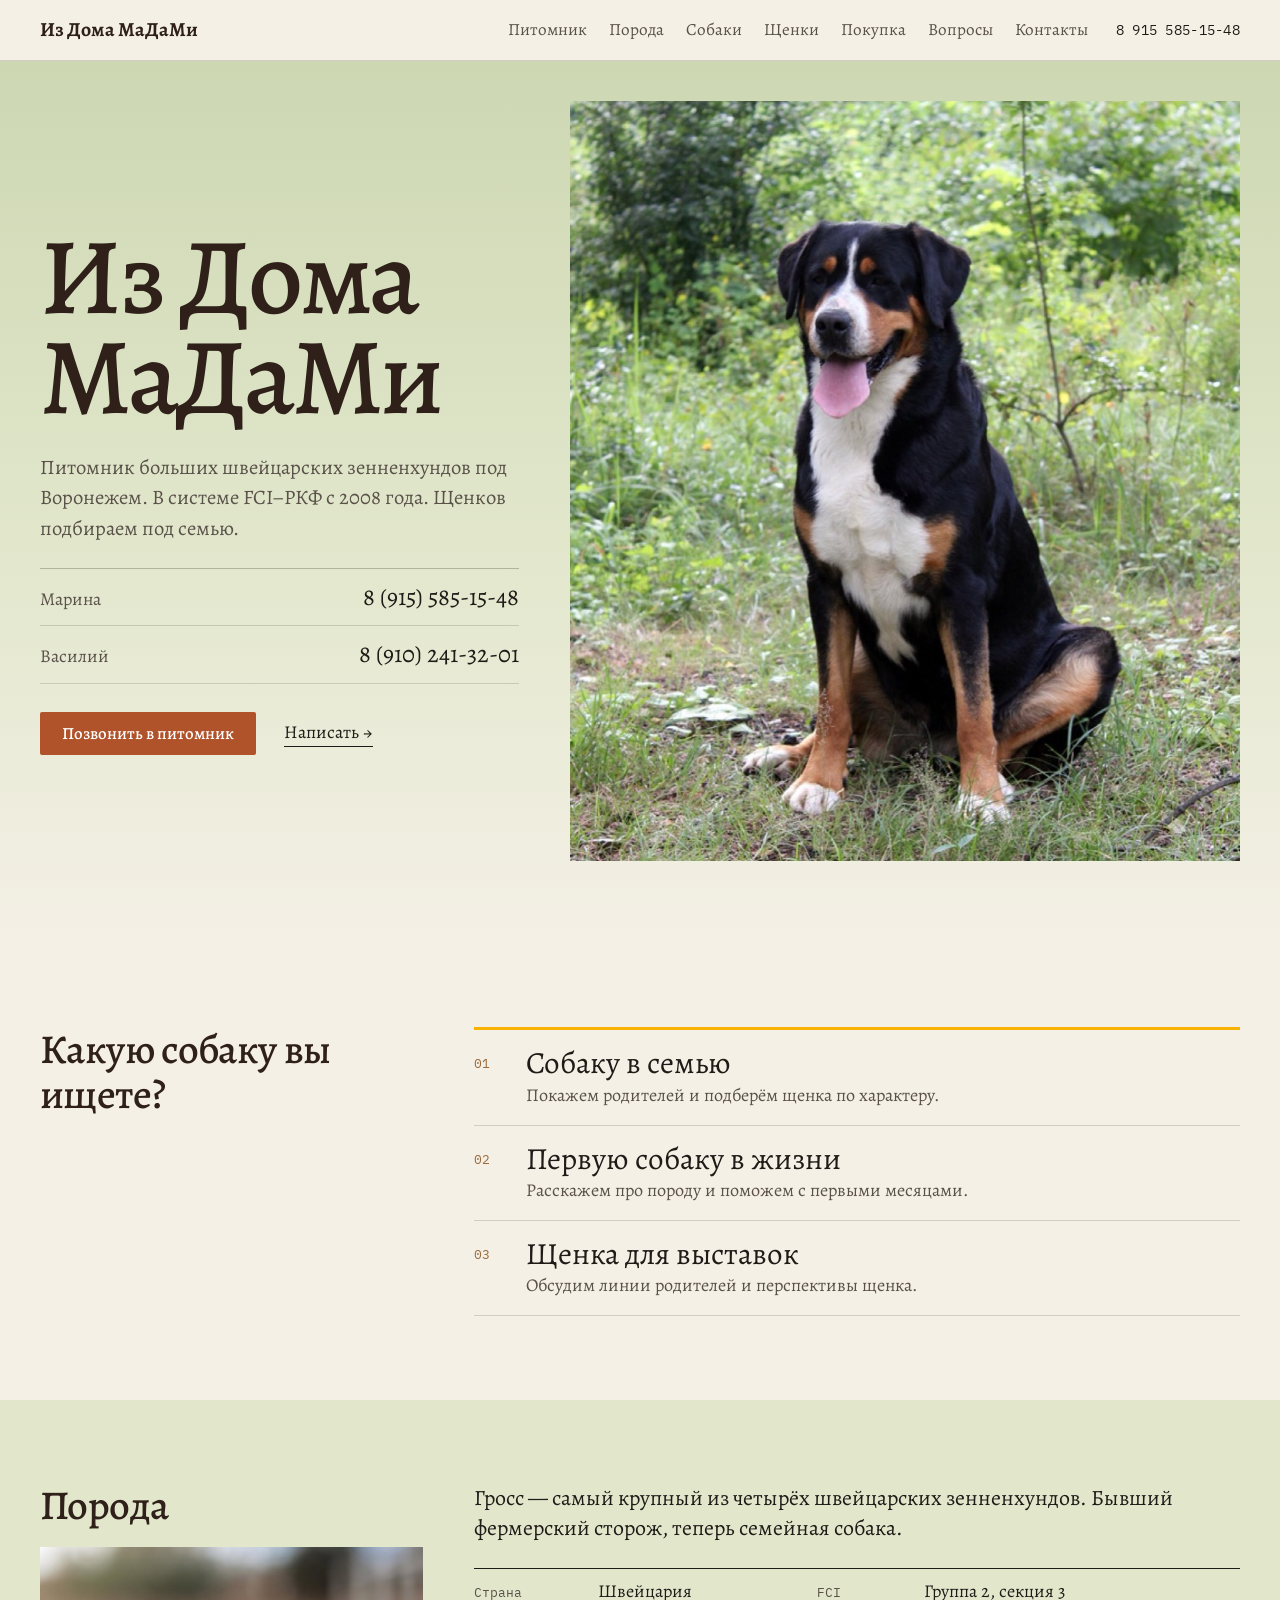
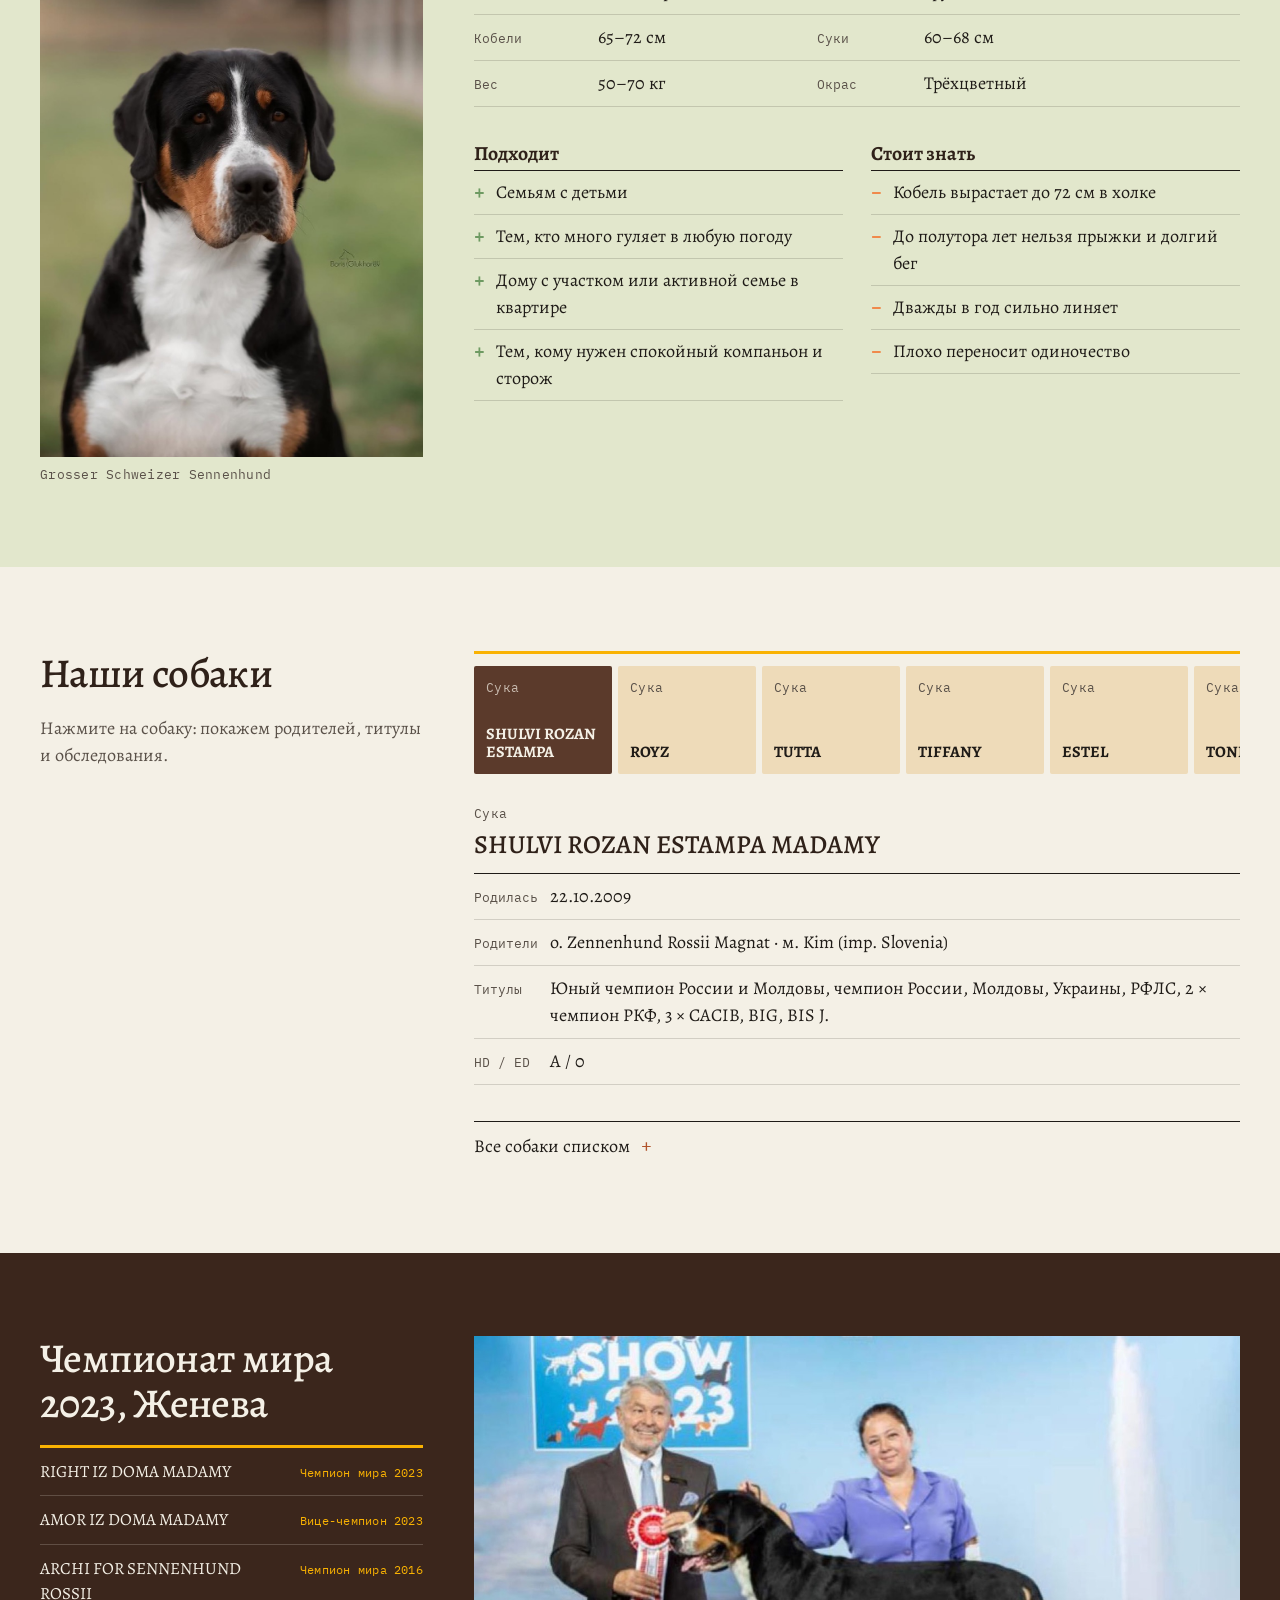
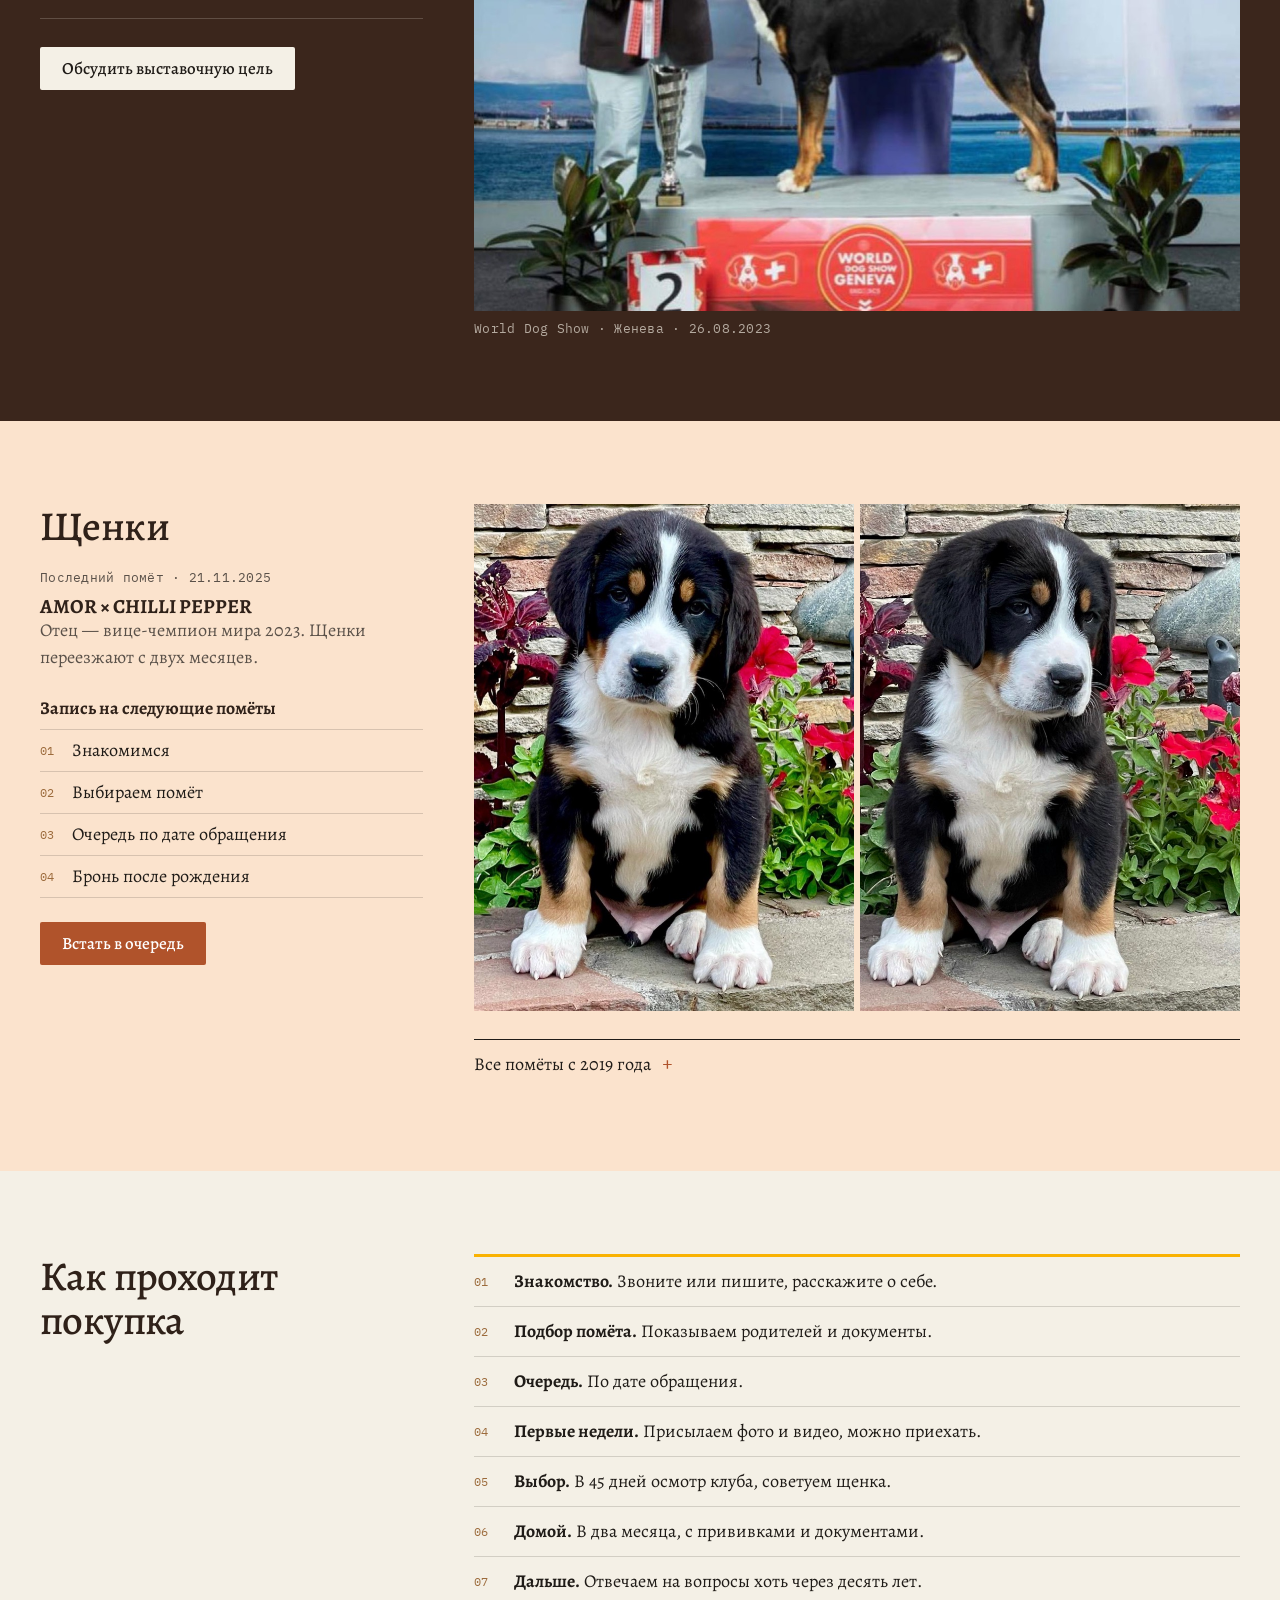
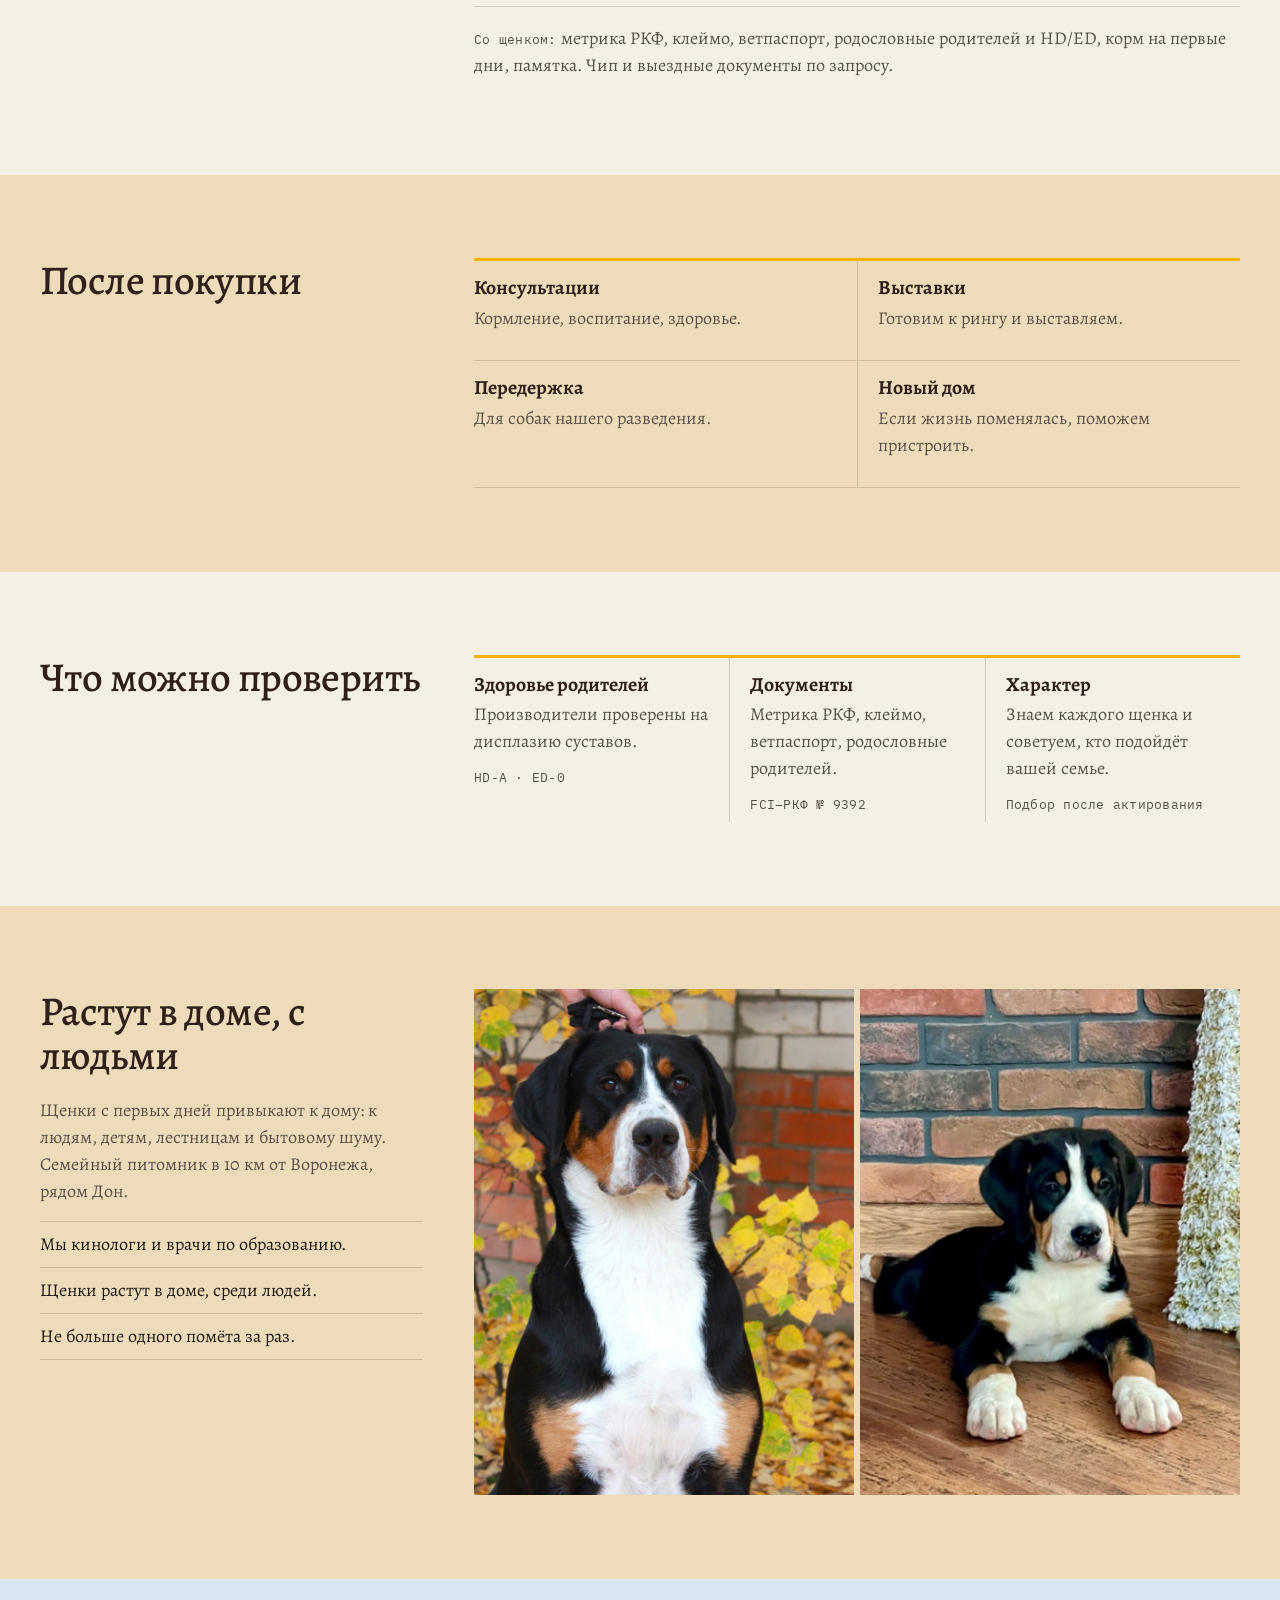
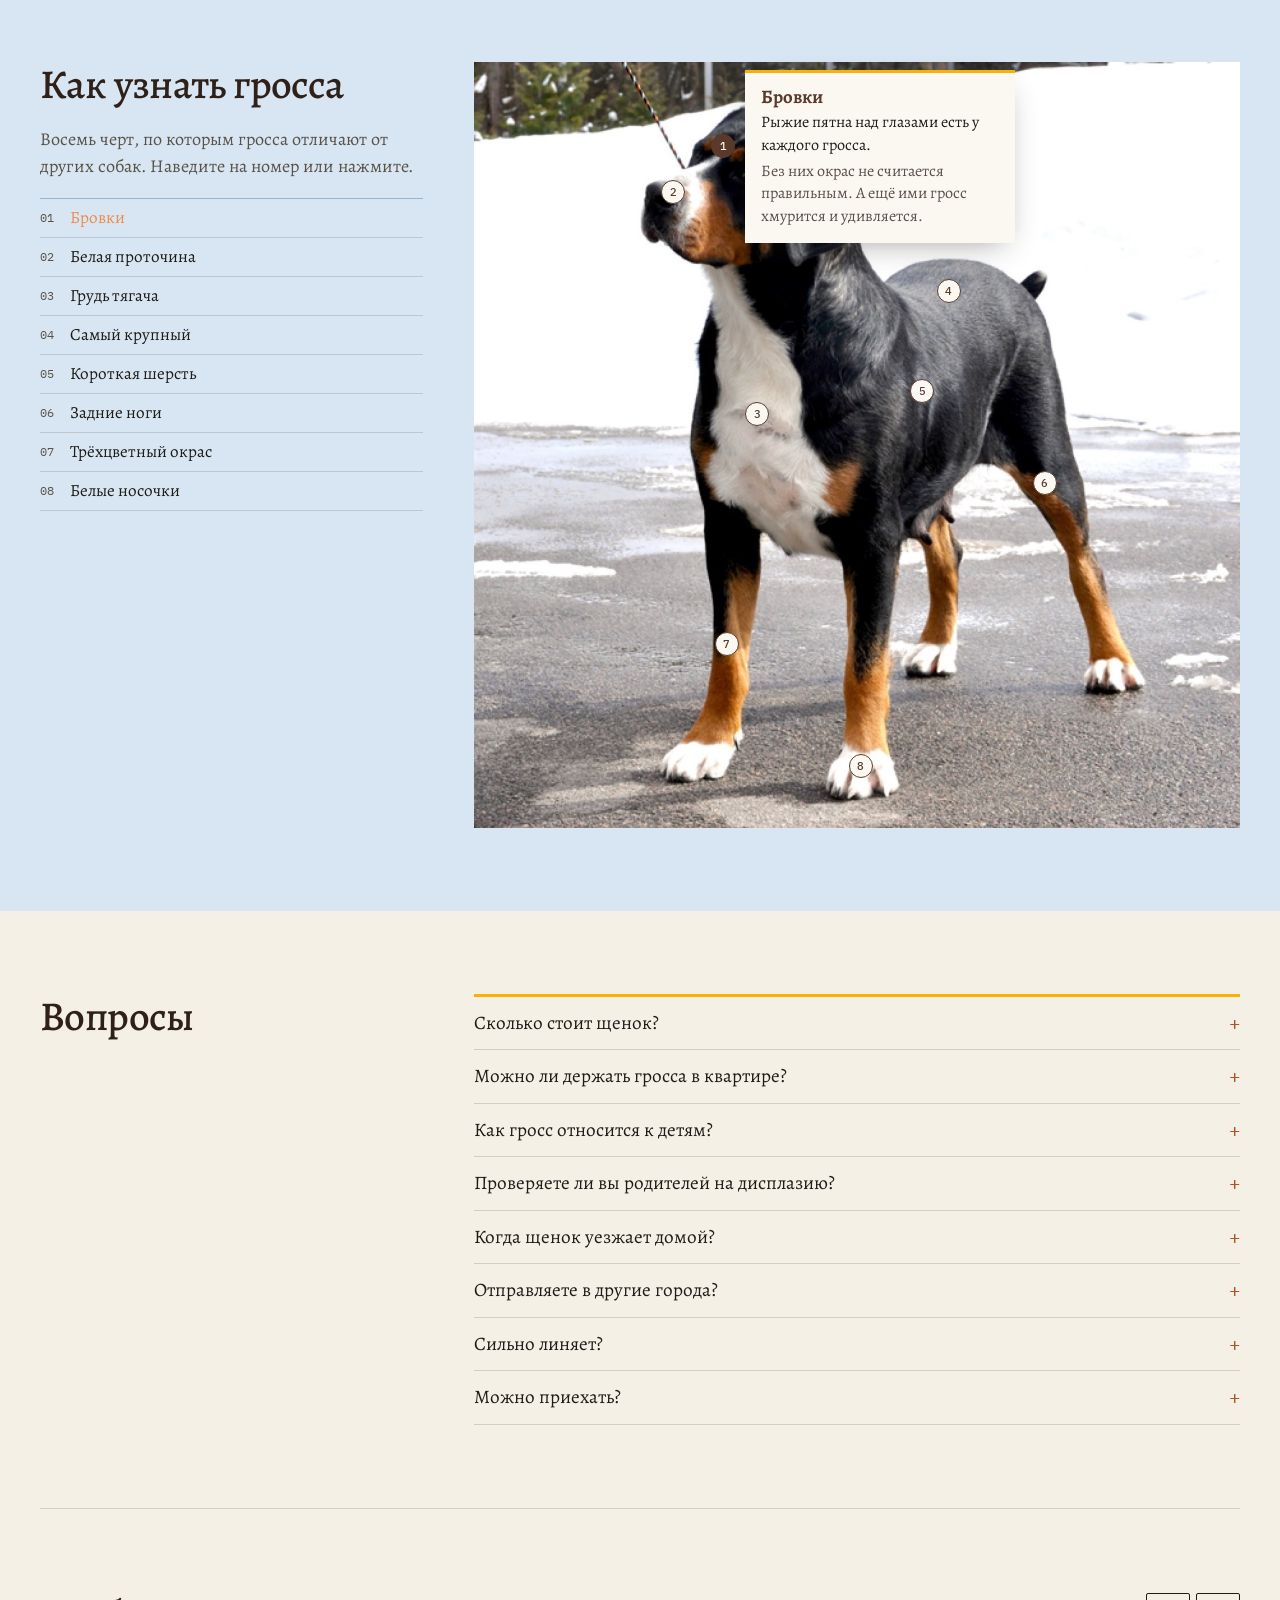
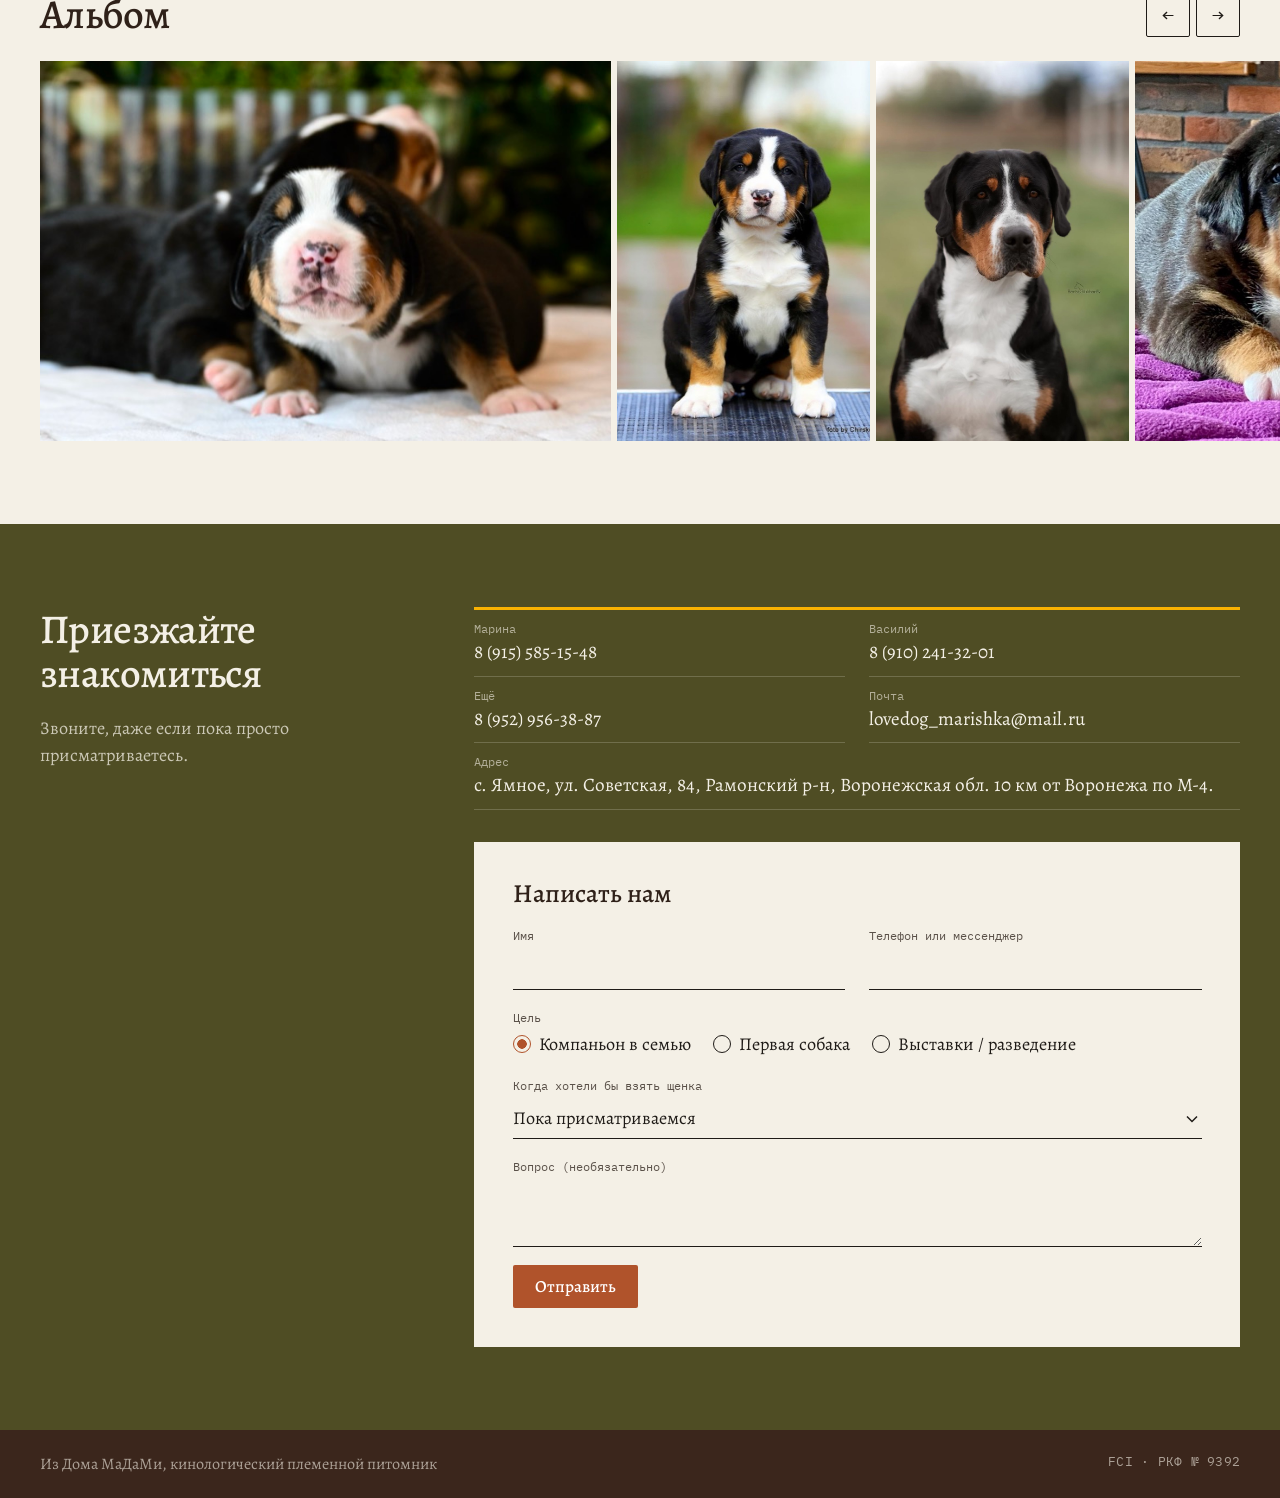
<file: index.html>
<!doctype html>
<html lang="ru">
<head>
  <meta charset="utf-8">
  <meta name="viewport" content="width=device-width, initial-scale=1">
  <title>Из Дома МаДаМи — питомник больших швейцарских зенненхундов</title>
  <meta name="description" content="Семейный племенной питомник большого швейцарского зенненхунда под Воронежем. FCI–РКФ № 9392, с 2008 года.">
  <link rel="icon" href="img/ring.svg" type="image/svg+xml">
  <link rel="preconnect" href="https://fonts.googleapis.com">
  <link rel="preconnect" href="https://fonts.gstatic.com" crossorigin>
  <link href="https://fonts.googleapis.com/css2?family=Alegreya:ital,wght@0,400;0,500;0,700;1,400;1,500&family=IBM+Plex+Mono:wght@400;500&display=swap" rel="stylesheet">
  <link rel="stylesheet" href="styles.css">
</head>
<body>

<header class="header" id="header">
  <div class="wrap">
    <a class="logo" href="#top">Из Дома МаДаМи</a>
    <nav class="nav" id="nav">
      <a href="#home">Питомник</a>
      <a href="#breed">Порода</a>
      <a href="#dogs">Собаки</a>
      <a href="#puppies">Щенки</a>
      <a href="#how">Покупка</a>
      <a href="#faq">Вопросы</a>
      <a href="#contact">Контакты</a>
    </nav>
    <a class="header-phone mono" href="tel:+79155851548">8 915 585-15-48</a>
    <button class="burger" id="burger" aria-label="Меню" aria-expanded="false"><span></span><span></span></button>
  </div>
</header>

<main id="top">

  <!-- ОБЛОЖКА -->
  <section class="hero-wrap">
  <div class="hero">
    <div class="hero-text">
      <h1>Из Дома<br>МаДаМи</h1>
      <p class="hero-sub">Питомник больших швейцарских зенненхундов под Воронежем. В системе FCI–РКФ с 2008 года. Щенков подбираем под семью.</p>
      <dl class="hero-phones">
        <div><dt>Марина</dt><dd><a href="tel:+79155851548">8 (915) 585-15-48</a></dd></div>
        <div><dt>Василий</dt><dd><a href="tel:+79102413201">8 (910) 241-32-01</a></dd></div>
      </dl>
      <div class="hero-actions">
        <a class="btn btn-primary" href="tel:+79155851548" id="heroCall">Позвонить в питомник</a>
        <a class="link-arrow" href="#contact">Написать</a>
      </div>
    </div>
    <figure class="hero-photo">
      <img src="img/hero.jpg" alt="Большой швейцарский зенненхунд сидит на поляне">
    </figure>
  </div>
  </section>

  <!-- КАКУЮ СОБАКУ -->
  <section class="section bg-milk">
    <div class="wrap sec">
      <h2>Какую собаку вы ищете?</h2>
      <div class="sec-body">
        <ul class="toc">
          <li><a href="#contact" data-goal="Компаньон в семью"><span class="toc-n mono">01</span><span class="toc-t">Собаку в семью</span><span class="toc-d">Покажем родителей и подберём щенка по характеру.</span></a></li>
          <li><a href="#breed"><span class="toc-n mono">02</span><span class="toc-t">Первую собаку в жизни</span><span class="toc-d">Расскажем про породу и поможем с первыми месяцами.</span></a></li>
          <li><a href="#champ"><span class="toc-n mono">03</span><span class="toc-t">Щенка для выставок</span><span class="toc-d">Обсудим линии родителей и перспективы щенка.</span></a></li>
        </ul>
      </div>
    </div>
  </section>

  <!-- ПОРОДА -->
  <section class="section bg-meadow" id="breed">
    <div class="wrap sec">
      <div class="sec-side">
        <h2>Порода</h2>
        <figure class="side-photo">
          <img src="img/meadow.jpg" alt="Большой швейцарский зенненхунд сидит на траве" loading="lazy">
          <figcaption class="mono">Grosser Schweizer Sennenhund</figcaption>
        </figure>
      </div>
      <div class="sec-body">
        <p class="lead">Гросс — самый крупный из четырёх швейцарских зенненхундов. Бывший фермерский сторож, теперь семейная собака.</p>
        <table class="spec">
          <tr><th>Страна</th><td>Швейцария</td><th>FCI</th><td>Группа 2, секция 3</td></tr>
          <tr><th>Кобели</th><td>65–72 см</td><th>Суки</th><td>60–68 см</td></tr>
          <tr><th>Вес</th><td>50–70 кг</td><th>Окрас</th><td>Трёхцветный</td></tr>
        </table>
        <div class="fit">
          <div>
            <h3>Подходит</h3>
            <ul class="plus">
              <li>Семьям с детьми</li>
              <li>Тем, кто много гуляет в любую погоду</li>
              <li>Дому с участком или активной семье в квартире</li>
              <li>Тем, кому нужен спокойный компаньон и сторож</li>
            </ul>
          </div>
          <div>
            <h3>Стоит знать</h3>
            <ul class="minus">
              <li>Кобель вырастает до 72 см в холке</li>
              <li>До полутора лет нельзя прыжки и долгий бег</li>
              <li>Дважды в год сильно линяет</li>
              <li>Плохо переносит одиночество</li>
            </ul>
          </div>
        </div>
      </div>
    </div>
  </section>

  <!-- СОБАКИ -->
  <section class="section bg-milk" id="dogs">
    <div class="wrap sec">
      <div class="sec-side">
        <h2>Наши собаки</h2>
        <p>Нажмите на собаку: покажем родителей, титулы и обследования.</p>
      </div>
      <div class="sec-body">
        <div class="dog-strip" id="dogStrip"></div>
        <div class="dog-card" id="dogCard" aria-live="polite"></div>
        <details class="registry">
          <summary>Все собаки списком</summary>
          <h3 class="table-title">Суки</h3>
          <table class="catalog">
            <thead><tr><th>Кличка</th><th>Родилась</th><th>Титулы</th><th>HD / ED</th></tr></thead>
            <tbody id="dogsTable"></tbody>
          </table>
          <h3 class="table-title">Кобели в нашем разведении</h3>
          <table class="catalog">
            <tbody id="malesTable"></tbody>
          </table>
        </details>
      </div>
    </div>
  </section>

  <!-- ЧЕМПИОНАТ -->
  <section class="section bg-choc champ" id="champ">
    <div class="wrap sec">
      <div class="sec-side">
        <h2>Чемпионат мира 2023, Женева</h2>
        <table class="titles">
          <tr><td>RIGHT IZ DOMA MADAMY</td><td class="mono">Чемпион мира 2023</td></tr>
          <tr><td>AMOR IZ DOMA MADAMY</td><td class="mono">Вице-чемпион 2023</td></tr>
          <tr><td>ARCHI FOR SENNENHUND ROSSII</td><td class="mono">Чемпион мира 2016</td></tr>
        </table>
        <a class="btn btn-light" href="#contact" data-goal="Выставки и разведение">Обсудить выставочную цель</a>
      </div>
      <figure class="sec-body">
        <img src="img/wds-2023.jpg" alt="AMOR IZ DOMA MADAMY на World Dog Show 2023 в Женеве" loading="lazy">
        <figcaption class="mono">World Dog Show · Женева · 26.08.2023</figcaption>
      </figure>
    </div>
  </section>

  <!-- ЩЕНКИ -->
  <section class="section bg-peach" id="puppies">
    <div class="wrap sec">
      <div class="sec-side">
        <h2>Щенки</h2>
        <p class="mono">Последний помёт · 21.11.2025</p>
        <h3>AMOR × CHILLI PEPPER</h3>
        <p>Отец — вице-чемпион мира 2023. Щенки переезжают с двух месяцев.</p>
        <h3 class="queue-title">Запись на следующие помёты</h3>
        <ol class="queue">
          <li>Знакомимся</li>
          <li>Выбираем помёт</li>
          <li>Очередь по дате обращения</li>
          <li>Бронь после рождения</li>
        </ol>
        <a class="btn btn-primary" href="#contact" data-goal="Компаньон в семью">Встать в очередь</a>
      </div>
      <div class="sec-body">
        <div class="pair">
          <img src="img/litter-1.jpg" alt="Щенок гросса в саду" loading="lazy">
          <img src="img/litter-2.jpg" alt="Щенок гросса в саду" loading="lazy">
        </div>
        <details class="registry">
          <summary>Все помёты с 2019 года</summary>
          <table class="catalog">
            <tbody id="registry"></tbody>
          </table>
        </details>
      </div>
    </div>
  </section>

  <!-- ПОКУПКА -->
  <section class="section bg-milk" id="how">
    <div class="wrap sec">
      <h2>Как проходит покупка</h2>
      <div class="sec-body">
        <ol class="steps">
          <li><span><b>Знакомство.</b> Звоните или пишите, расскажите о себе.</span></li>
          <li><span><b>Подбор помёта.</b> Показываем родителей и документы.</span></li>
          <li><span><b>Очередь.</b> По дате обращения.</span></li>
          <li><span><b>Первые недели.</b> Присылаем фото и видео, можно приехать.</span></li>
          <li><span><b>Выбор.</b> В 45 дней осмотр клуба, советуем щенка.</span></li>
          <li><span><b>Домой.</b> В два месяца, с прививками и документами.</span></li>
          <li><span><b>Дальше.</b> Отвечаем на вопросы хоть через десять лет.</span></li>
        </ol>
        <p class="note"><span class="mono">Со щенком:</span> метрика РКФ, клеймо, ветпаспорт, родословные родителей и HD/ED, корм на первые дни, памятка. Чип и выездные документы по запросу.</p>
      </div>
    </div>
  </section>

  <!-- ПОСЛЕ ПОКУПКИ -->
  <section class="section bg-wood" id="after">
    <div class="wrap sec">
      <h2>После покупки</h2>
      <div class="sec-body cols2">
        <div><h3>Консультации</h3><p>Кормление, воспитание, здоровье.</p></div>
        <div><h3>Выставки</h3><p>Готовим к рингу и выставляем.</p></div>
        <div><h3>Передержка</h3><p>Для собак нашего разведения.</p></div>
        <div><h3>Новый дом</h3><p>Если жизнь поменялась, поможем пристроить.</p></div>
      </div>
    </div>
  </section>

  <!-- ПРОВЕРКИ -->
  <section class="section bg-milk" id="trust">
    <div class="wrap sec">
      <h2>Что можно проверить</h2>
      <div class="sec-body cols3">
        <div>
          <h3>Здоровье родителей</h3>
          <p>Производители проверены на дисплазию суставов.</p>
          <p class="mono">HD-A · ED-0</p>
        </div>
        <div>
          <h3>Документы</h3>
          <p>Метрика РКФ, клеймо, ветпаспорт, родословные родителей.</p>
          <p class="mono">FCI–РКФ № 9392</p>
        </div>
        <div>
          <h3>Характер</h3>
          <p>Знаем каждого щенка и советуем, кто подойдёт вашей семье.</p>
          <p class="mono">Подбор после актирования</p>
        </div>
      </div>
    </div>
  </section>

  <!-- ПИТОМНИК -->
  <section class="section bg-wood" id="home">
    <div class="wrap sec">
      <div class="sec-side">
        <h2>Растут в доме, с людьми</h2>
        <p>Щенки с первых дней привыкают к дому: к людям, детям, лестницам и бытовому шуму. Семейный питомник в 10 км от Воронежа, рядом Дон.</p>
        <ul class="plain">
          <li>Мы кинологи и врачи по образованию.</li>
          <li>Щенки растут в доме, среди людей.</li>
          <li>Не больше одного помёта за раз.</li>
        </ul>
      </div>
      <div class="sec-body pair">
        <img src="img/autumn.jpg" alt="Взрослый гросс на фоне осенней листвы" loading="lazy">
        <img src="img/puppy-floor.jpg" alt="Щенок гросса на деревянном полу" loading="lazy">
      </div>
    </div>
  </section>

  <!-- АНАТОМИЯ -->
  <section class="section bg-sky plate" id="anatomy">
    <div class="wrap sec">
      <div class="sec-side">
        <h2>Как узнать гросса</h2>
        <p>Восемь черт, по которым гросса отличают от других собак. Наведите на номер или нажмите.</p>
        <ol class="plate-legend" id="anatLegend"></ol>
      </div>
      <div class="sec-body">
        <div class="plate-stage" id="anatStage">
          <div class="plate-photo">
            <img src="img/standard.jpg" alt="Большой швейцарский зенненхунд в выставочной стойке">
            <div id="anatDots"></div>
          </div>
          <div class="plate-pop" id="anatPop" role="status" aria-live="polite"></div>
        </div>
      </div>
    </div>
  </section>

  <!-- ВОПРОСЫ -->
  <section class="section bg-milk" id="faq">
    <div class="wrap sec">
      <h2>Вопросы</h2>
      <div class="sec-body faq" id="faqList"></div>
    </div>
  </section>

  <!-- АЛЬБОМ -->
  <section class="section bg-milk album" id="gallery">
    <div class="wrap album-head">
      <h2>Альбом</h2>
      <div class="album-nav">
        <button type="button" class="album-btn" data-dir="-1" aria-label="Назад">←</button>
        <button type="button" class="album-btn" data-dir="1" aria-label="Вперёд">→</button>
      </div>
    </div>
    <div class="album-strip" id="gallery-grid"></div>
  </section>

  <!-- КОНТАКТЫ -->
  <section class="section bg-olive contact" id="contact">
    <div class="wrap sec">
      <div class="sec-side">
        <h2>Приезжайте знакомиться</h2>
        <p>Звоните, даже если пока просто присматриваетесь.</p>
      </div>
      <div class="sec-body">
        <dl class="contacts">
          <div><dt>Марина</dt><dd><a href="tel:+79155851548">8 (915) 585-15-48</a></dd></div>
          <div><dt>Василий</dt><dd><a href="tel:+79102413201">8 (910) 241-32-01</a></dd></div>
          <div><dt>Ещё</dt><dd><a href="tel:+79529563887">8 (952) 956-38-87</a></dd></div>
          <div><dt>Почта</dt><dd><a href="mailto:lovedog_marishka@mail.ru">lovedog_marishka@mail.ru</a></dd></div>
          <div><dt>Адрес</dt><dd>с. Ямное, ул. Советская, 84, Рамонский р-н, Воронежская обл. 10 км от Воронежа по М-4.</dd></div>
        </dl>
        <!-- tilda:form-start — в Tilda вместо этой формы стоит штатный блок-форма -->
        <form class="form" id="leadForm" novalidate>
        <h3>Написать нам</h3>
        <div class="form-row">
          <div class="field">
            <label for="f-name">Имя</label>
            <input id="f-name" name="name" autocomplete="name" required>
          </div>
          <div class="field">
            <label for="f-contact">Телефон или мессенджер</label>
            <input id="f-contact" name="contact" autocomplete="tel" required>
          </div>
        </div>
        <fieldset class="field">
          <legend>Цель</legend>
          <div class="radios">
            <label class="radio"><input type="radio" name="goal" value="Компаньон в семью" checked> Компаньон в семью</label>
            <label class="radio"><input type="radio" name="goal" value="Первая собака"> Первая собака</label>
            <label class="radio"><input type="radio" name="goal" value="Выставки и разведение"> Выставки / разведение</label>
          </div>
        </fieldset>
        <div class="field">
          <label for="f-when">Когда хотели бы взять щенка</label>
          <select id="f-when" name="when">
            <option>Пока присматриваемся</option>
            <option>В ближайшие 3 месяца</option>
            <option>В течение полугода</option>
            <option>Позже</option>
          </select>
        </div>
        <div class="field">
          <label for="f-msg">Вопрос (необязательно)</label>
          <textarea id="f-msg" name="msg" rows="2"></textarea>
        </div>
        <button class="btn btn-primary" type="submit">Отправить</button>
        <p class="form-ok" id="formOk" role="status">Откроется почта с готовым письмом, останется нажать «Отправить».</p>
        </form>
        <!-- tilda:form-end -->
      </div>
    </div>
  </section>
</main>

<!-- tilda:footer-start -->
<footer class="footer">
  <div class="wrap">
    <span>Из Дома МаДаМи, кинологический племенной питомник</span>
    <span class="mono">FCI · РКФ № 9392</span>
  </div>
</footer>
<!-- tilda:footer-end -->

<div class="lightbox" id="lightbox"><img alt=""></div>
<script src="main.js"></script>
</body>
</html>
</file>
<file: styles.css>
/* Madami — альбом и каталог питомника. Палитра из мудбордов: небо, солнце, луг, дерево, полевые цветы.
   Одна сетка на весь сайт: слева колонка с заголовком (4/12), справа содержимое (8/12). */
:root {
  --milk: #f4f0e6;        /* Coconut Milk */
  --paper: #fbf8f2;
  /* Фоны разделов — светлые оттенки мудборда */
  --sky: #d7e6f2;         /* Sky Blue, светлый */
  --sky-deep: #8db6d9;
  --wood: #eedbb9;        /* срез дерева */
  --wood-dark: #9c6b3c;
  --meadow-tint: #e2e7cc; /* Jade / олива, светлый */
  --jade: #6e9a62;
  --peach: #fbe3cd;       /* полевые цветы */
  --peach-deep: #f08a4b;
  --olive: #4f4d24;       /* #5E5C2D, чуть темнее для текста */
  --rust: #b0532b;
  --rust-dark: #8f3f1d;
  --meadow: #5e6b34;
  --meadow-dark: #3f4a22;
  --sun: #f9b202;         /* Lemon Chrome */
  --ink: #1f1b17;
  --ink-soft: #5a5149;
  --choc: #5b3a2b;
  --choc-deep: #3b261c;
  --latte: #f2e8de;
  --head: #2f2119;
  --line: rgba(31, 27, 23, .16);
  --serif: "Alegreya", Georgia, serif;
  --mono: "IBM Plex Mono", ui-monospace, Menlo, monospace;
  --wrap: 1200px;
  --gap: clamp(28px, 4vw, 64px);
  --pad: clamp(56px, 6.5vw, 96px);
}

* { box-sizing: border-box; }
html { scroll-behavior: smooth; scroll-padding-top: 64px; }
body {
  margin: 0;
  font: 400 18px/1.5 var(--serif);
  color: var(--ink);
  background: var(--milk);
  -webkit-font-smoothing: antialiased;
}
img { max-width: 100%; display: block; }
a { color: inherit; }
figure { margin: 0; }
h1, h2, h3 { font-family: var(--serif); font-weight: 500; line-height: 1.08; margin: 0; color: var(--head); }
h1 { font-size: clamp(60px, 8.5vw, 124px); letter-spacing: -.03em; line-height: .92; }
h2 { font-size: clamp(30px, 3.2vw, 44px); letter-spacing: -.015em; }
h3 { font-size: 20px; font-weight: 700; }
p { margin: 0 0 .7em; }
.lead { font-size: clamp(20px, 1.7vw, 24px); line-height: 1.4; margin-bottom: 24px; }

.mono { font-family: var(--mono); font-size: 12.5px; letter-spacing: .02em; line-height: 1.5; color: var(--ink-soft); }
.wrap { width: min(var(--wrap), 100% - 40px); margin-inline: auto; }

/* Фоны разделов */
.bg-milk { background: var(--milk); }
.bg-sky { background: var(--sky); }
.bg-wood { background: var(--wood); }
.bg-meadow { background: var(--meadow-tint); }
.bg-peach { background: var(--peach); }
.bg-choc { background: var(--choc-deep); color: var(--milk); }
.bg-olive { background: var(--olive); color: var(--milk); }

/* Общая сетка разделов */
.section { padding: var(--pad) 0; }
.bg-milk + .bg-milk .sec { border-top: 1px solid var(--line); padding-top: var(--pad); }
.bg-milk + .bg-milk { padding-top: 0; }
.sec { display: grid; grid-template-columns: minmax(0, 4fr) minmax(0, 8fr); gap: var(--gap); align-items: start; }
.sec-body { min-width: 0; }
.sec > h2, .sec-side { position: sticky; top: 84px; }
.sec-side h2 { margin-bottom: 20px; }
.sec-side > p { color: var(--ink-soft); }

/* Кнопки — прямые */
.btn {
  display: inline-block; padding: 13px 22px; border: 0; border-radius: 2px;
  font: 500 17px/1 var(--serif); text-decoration: none; cursor: pointer; transition: background .15s;
}
.btn-primary { background: var(--rust); color: #fff; }
.btn-primary:hover { background: var(--rust-dark); }
.btn-light { background: var(--milk); color: var(--ink); }
.btn-light:hover { background: #fff; }
.link-arrow { font-size: 18px; text-decoration: none; border-bottom: 1px solid currentColor; }
.link-arrow::after { content: " →"; }

/* Шапка */
.header { position: sticky; top: 0; z-index: 50; background: var(--milk); border-bottom: 1px solid var(--line); }
.header .wrap { display: flex; align-items: center; gap: 28px; height: 60px; }
.logo { font: 700 20px/1 var(--serif); text-decoration: none; color: var(--head); margin-right: auto; }
.nav { display: flex; gap: 22px; }
.nav a { text-decoration: none; font-size: 17px; color: var(--ink-soft); }
.nav a:hover { color: var(--rust); }
.header-phone { text-decoration: none; color: var(--ink); font-size: 14px; }
.burger { display: none; background: none; border: 0; width: 40px; height: 40px; cursor: pointer; padding: 8px; }
.burger span { display: block; height: 1.5px; background: var(--ink); margin: 7px 0; }

/* Обложка: та же сетка 4/8, текст по центру по высоте */
.hero-wrap { background: linear-gradient(180deg, #cdd7b2 0%, var(--meadow-tint) 55%, var(--milk) 100%); }
.hero { width: min(var(--wrap), 100% - 40px); margin: 0 auto; padding: 40px 0 var(--pad); display: grid; grid-template-columns: 5fr 7fr; gap: var(--gap); align-items: center; }
.hero h1 { margin: 20px 0 24px; }
.hero-sub { font-size: clamp(19px, 1.6vw, 22px); color: var(--ink-soft); max-width: 24em; }
.hero-phones { margin: 24px 0 28px; border-top: 1px solid rgba(31, 27, 23, .25); }
.hero-phones div { display: flex; justify-content: space-between; align-items: baseline; padding: 10px 0; border-bottom: 1px solid var(--line); }
.hero-phones dt { color: var(--ink-soft); }
.hero-phones dd { margin: 0; font-size: clamp(20px, 1.9vw, 26px); }
.hero-phones a { text-decoration: none; }
.hero-actions { display: flex; align-items: center; gap: 28px; flex-wrap: wrap; }
.hero-photo img { width: 100%; aspect-ratio: 4 / 5; max-height: calc(100vh - 140px); object-fit: cover; object-position: 50% 35%; }

/* Лента фото — того же ритма, что и альбом */

/* Оглавление */
.toc { list-style: none; margin: 0; padding: 0; border-top: 3px solid var(--sun); }
.toc a { display: grid; grid-template-columns: 40px 1fr; column-gap: 12px; padding: 16px 0; border-bottom: 1px solid var(--line); text-decoration: none; }
.toc-n { grid-row: span 2; line-height: 34px; color: var(--wood-dark); }
.toc-t { font-size: clamp(24px, 2.4vw, 32px); line-height: 1.15; }
.toc-d { color: var(--ink-soft); }
.toc a:hover .toc-t { color: var(--peach-deep); }
.toc a:hover .toc-t::after { content: " →"; }

/* Пары фото и фото в боковой колонке */
.pair { display: grid; grid-template-columns: 1fr 1fr; gap: 6px; }
.pair img { width: 100%; aspect-ratio: 3 / 4; object-fit: cover; }
.side-photo { margin-top: 4px; }
.side-photo img { width: 100%; aspect-ratio: 3 / 4; object-fit: cover; }
figcaption.mono { margin-top: 8px; }

/* Списки и колонки с линейками */
.plain { margin: 16px 0 0; padding: 0; list-style: none; border-top: 1px solid var(--line); }
.plain li { padding: 9px 0; border-bottom: 1px solid var(--line); }
.cols3, .cols2 { display: grid; grid-template-columns: repeat(3, 1fr); border-top: 3px solid var(--sun); }
.cols2 { grid-template-columns: 1fr 1fr; }
.cols3 > div { padding: 16px 20px 0 0; }
.cols3 > div + div { padding-left: 20px; border-left: 1px solid var(--line); }
.cols2 > div { padding: 16px 20px 16px 0; border-bottom: 1px solid var(--line); }
.cols2 > div:nth-child(even) { padding-left: 20px; border-left: 1px solid var(--line); }
.cols3 h3, .cols2 h3 { margin-bottom: 6px; }
.cols3 p, .cols2 p { color: var(--ink-soft); }

/* Порода */
.spec { border-collapse: collapse; width: 100%; border-top: 1px solid var(--ink); }
.spec th, .spec td { text-align: left; padding: 9px 12px 9px 0; border-bottom: 1px solid var(--line); vertical-align: baseline; }
.spec th { font: 400 12.5px/1.5 var(--mono); color: var(--ink-soft); white-space: nowrap; }
.fit { display: grid; grid-template-columns: 1fr 1fr; gap: 28px; margin-top: 36px; }
.fit h3 { margin-bottom: 6px; }
.plus, .minus { margin: 0; padding: 0; list-style: none; border-top: 1px solid var(--ink); }
.plus li, .minus li { padding: 8px 0 8px 22px; border-bottom: 1px solid var(--line); position: relative; }
.plus li::before, .minus li::before { position: absolute; left: 0; font-family: var(--mono); }
.plus li::before { content: "+"; color: var(--jade); font-weight: 500; }
.minus li::before { content: "−"; color: var(--peach-deep); font-weight: 500; }

/* Анатомия — вкладка из книги о породе */
.plate .plate-legend { border-top-color: var(--sky-deep); }
.plate-stage, .plate-photo { position: relative; }
.plate-photo img { width: 100%; aspect-ratio: 1; object-fit: cover; }
.anat-dot {
  position: absolute; width: 24px; height: 24px; margin: -12px 0 0 -12px; padding: 0; cursor: pointer;
  border: 1px solid var(--choc); border-radius: 50%; background: var(--paper); color: var(--choc);
  font: 500 11px/22px var(--mono); text-align: center;
}
.anat-dot:hover, .anat-dot:focus-visible, .anat-dot.active { background: var(--choc); color: var(--paper); outline: none; }
/* Окно с описанием рядом с точкой */
.plate-pop {
  position: absolute; z-index: 3; width: min(270px, 62%); padding: 14px 16px 12px;
  background: var(--paper); color: var(--ink); border-top: 3px solid var(--sun);
  box-shadow: 0 10px 30px -12px rgba(31, 27, 23, .45); opacity: 0; transition: opacity .2s, top .2s;
}
.plate-pop.open { opacity: 1; }
.plate-pop.docked { position: relative; width: auto; margin-top: 8px; box-shadow: none; transition: none; }
.plate-pop h3 { color: var(--choc); font-size: 19px; margin-bottom: 4px; }
.plate-pop p { margin: 0 0 4px; font-size: 16px; line-height: 1.4; }
.plate-pop .why { color: var(--ink-soft); }
.plate .sec-side > p { margin-bottom: 18px; }
.plate-legend { margin: 0; padding: 0; list-style: none; border-top: 1px solid var(--choc); }
.plate-legend li { break-inside: avoid; }
.plate-legend button {
  display: grid; grid-template-columns: 30px 1fr; width: 100%; padding: 6px 0; text-align: left; cursor: pointer;
  background: none; border: 0; border-bottom: 1px solid rgba(91, 58, 43, .18); font: inherit; font-size: 17px; color: var(--ink);
}
.plate-legend .mono { font-size: 11.5px; line-height: 26px; }
.plate-legend button:hover, .plate-legend button.active { color: var(--peach-deep); }

/* Каталог */
.table-title { margin: 0 0 10px; font-size: 18px; }
.table-title ~ .table-title { margin-top: 40px; }
.catalog { width: 100%; border-collapse: collapse; font-size: 16px; }
.catalog th { text-align: left; font: 400 12px/1.4 var(--mono); color: var(--ink-soft); padding: 8px 14px 8px 0; border-bottom: 1px solid var(--ink); }
.catalog td { padding: 11px 14px 11px 0; border-bottom: 1px solid var(--line); vertical-align: top; }
.catalog tbody:first-child tr:first-child td { border-top: 1px solid var(--ink); }
.catalog .name { font-weight: 700; display: block; }
.catalog .sub { display: block; font-size: 14px; color: var(--ink-soft); }
.catalog .mono { font-size: 12.5px; white-space: nowrap; }
.catalog .muted { color: var(--ink-soft); }
#dogsTable td:first-child { width: 38%; }

/* Наши собаки: лента карточек */
.dog-strip { display: flex; gap: 6px; overflow-x: auto; padding-bottom: 6px; scrollbar-width: thin; border-top: 3px solid var(--sun); padding-top: 12px; }
.dog-tile {
  flex: none; width: 138px; min-height: 96px; padding: 12px; text-align: left; cursor: pointer;
  display: flex; flex-direction: column; justify-content: space-between; gap: 10px;
  background: var(--wood); border: 0; border-radius: 2px; color: var(--ink); font: inherit;
  transition: background .15s, color .15s;
}
.dog-tile-name { font-weight: 700; font-size: 16px; line-height: 1.15; }
.dog-tile:hover { background: #e6cfa6; }
.dog-tile.active { background: var(--choc); color: var(--milk); }
.dog-tile.active .mono { color: rgba(246, 241, 231, .7); }
.dog-card { display: grid; gap: 24px; margin-top: 24px; }
.dog-card.has-photo { grid-template-columns: minmax(0, 5fr) minmax(0, 7fr); align-items: start; }
.dog-card img { width: 100%; aspect-ratio: 4 / 3; object-fit: cover; }
.dog-card h3 { font-size: 26px; font-weight: 500; margin: 2px 0 14px; }
#dogs .registry { margin-top: 36px; }

/* Чемпионат */
.champ h2 { color: var(--milk); }
.champ .mono { color: rgba(246, 241, 231, .65); }
.champ .titles { border-top: 3px solid var(--sun); }
.champ img { width: 100%; aspect-ratio: 4 / 3; object-fit: cover; }
.titles { width: 100%; border-collapse: collapse; margin-bottom: 28px; }
.titles td { padding: 11px 12px 11px 0; border-bottom: 1px solid rgba(246, 241, 231, .2); font-size: 17px; vertical-align: baseline; }
.titles td.mono { color: var(--sun); font-size: 11.5px; text-align: right; padding-right: 0; white-space: nowrap; }

/* Щенки */
.sec-side h3 { margin-top: 4px; }
.sec-side .queue-title { margin-top: 28px; font-size: 18px; }
.queue { margin: 10px 0 24px; padding: 0; list-style: none; counter-reset: q; border-top: 1px solid var(--line); }
.queue li { counter-increment: q; padding: 7px 0; border-bottom: 1px solid var(--line); display: grid; grid-template-columns: 32px 1fr; }
.queue li::before { content: "0" counter(q); font: 400 12px/27px var(--mono); color: var(--wood-dark); }
.registry { margin-top: 28px; }
.registry summary { cursor: pointer; font-size: 18px; padding: 10px 0; border-top: 1px solid var(--ink); list-style: none; }
.registry summary::after { content: " +"; color: var(--rust); font-family: var(--mono); }
.registry[open] summary::after { content: " −"; }
.registry summary::-webkit-details-marker, .faq summary::-webkit-details-marker { display: none; }

/* Покупка */
.steps { margin: 0; padding: 0; list-style: none; counter-reset: s; border-top: 3px solid var(--sun); }
.steps li { counter-increment: s; display: grid; grid-template-columns: 40px 1fr; padding: 11px 0; border-bottom: 1px solid var(--line); }
.steps li::before { content: "0" counter(s); font: 400 12px/27px var(--mono); color: var(--wood-dark); }
.note { margin-top: 18px; color: var(--ink-soft); }

/* Вопросы */
.faq { border-top: 3px solid var(--sun); }
.faq details { border-bottom: 1px solid var(--line); }
.faq summary { cursor: pointer; padding: 12px 32px 12px 0; font-size: 19px; list-style: none; position: relative; }
.faq summary::after { content: "+"; position: absolute; right: 0; top: 12px; font-family: var(--mono); color: var(--rust); }
.faq details[open] summary::after { content: "−"; }
.faq details p { color: var(--ink-soft); }

/* Альбом */
.album { padding-bottom: var(--pad); }
.bg-milk + .album { padding-top: 0; }
.bg-milk + .album .album-head { border-top: 1px solid var(--line); padding-top: var(--pad); }
.album-head { display: flex; justify-content: space-between; align-items: end; margin-bottom: 24px; }
.album-nav { display: flex; gap: 6px; }
.album-btn { width: 44px; height: 44px; border: 1px solid var(--ink); border-radius: 2px; background: transparent; font: 400 20px/1 var(--mono); cursor: pointer; color: var(--ink); }
.album-btn:hover { background: var(--ink); color: var(--milk); }
.album-strip {
  display: flex; gap: 6px; overflow-x: auto; scroll-snap-type: x proximity; scrollbar-width: thin;
  padding: 0 max(20px, calc((100vw - var(--wrap)) / 2));
  scroll-padding-inline: max(20px, calc((100vw - var(--wrap)) / 2));
}
.album-strip img { height: clamp(240px, 32vw, 380px); width: auto; flex: none; scroll-snap-align: start; cursor: zoom-in; }
.lightbox { position: fixed; inset: 0; background: rgba(20, 16, 12, .92); display: none; place-items: center; z-index: 100; padding: 24px; cursor: zoom-out; }
.lightbox.open { display: grid; }
.lightbox img { max-height: 92vh; }

/* Контакты */
.contact h2 { color: var(--milk); }
.contact .sec-side > p { color: rgba(246, 241, 231, .75); }
.contacts { margin: 0 0 32px; border-top: 3px solid var(--sun); display: grid; grid-template-columns: 1fr 1fr; column-gap: 24px; }
.contacts div:last-child { grid-column: 1 / -1; }
.contacts div { padding: 9px 0; border-bottom: 1px solid rgba(246, 241, 231, .2); }
.contacts dt { font: 400 12px/1.6 var(--mono); color: rgba(246, 241, 231, .6); }
.contacts dd { margin: 0; font-size: 19px; }
.contacts a { text-decoration: none; }
.contacts a:hover { color: var(--sun); }
.form { background: var(--milk); color: var(--ink); padding: clamp(22px, 3vw, 40px); display: grid; gap: 18px; }
.form h3 { color: var(--head); font-size: 26px; font-weight: 500; }
.form-row { display: grid; grid-template-columns: 1fr 1fr; gap: 24px; }
.field { display: grid; gap: 4px; border: 0; padding: 0; margin: 0; min-width: 0; }
.field label, .field legend { font: 400 12px/1.6 var(--mono); color: var(--ink-soft); padding: 0; }
.field input:not([type="radio"]), .field select, .field textarea {
  font: inherit; font-size: 18px; padding: 6px 0; border: 0; border-bottom: 1px solid var(--ink); border-radius: 0; background: transparent; color: var(--ink); width: 100%;
  -webkit-appearance: none; appearance: none; box-shadow: none;
}
/* Свой значок у списка — в Safari системный выглядит чужим */
.field select {
  padding-right: 28px; cursor: pointer;
  background: url("data:image/svg+xml,%3Csvg xmlns='http://www.w3.org/2000/svg' width='12' height='8' viewBox='0 0 12 8' fill='none' stroke='%231f1b17' stroke-width='1.5'%3E%3Cpath d='M1 1.5l5 5 5-5'/%3E%3C/svg%3E") right 4px center / 12px 8px no-repeat;
}
.field input:not([type="radio"]):focus, .field select:focus, .field textarea:focus { outline: none; border-bottom-color: var(--rust); }
.radios { display: flex; flex-wrap: wrap; gap: 6px 22px; padding-top: 4px; }
.field label.radio { font: 400 18px/1.5 var(--serif); color: var(--ink); display: flex; gap: 8px; align-items: center; cursor: pointer; }
/* Переключатели: фиксированный размер, чтобы ни Safari, ни стили Tilda их не растягивали */
.field .radio input[type="radio"] {
  -webkit-appearance: none; appearance: none; flex: none; box-sizing: border-box;
  width: 18px; height: 18px; min-width: 18px; margin: 0; padding: 0;
  border: 1.5px solid var(--ink); border-radius: 50%; background: transparent; cursor: pointer;
}
.field .radio input[type="radio"]:checked { border-color: var(--rust); background: radial-gradient(circle, var(--rust) 0 4.5px, transparent 5px); }
.field .radio input[type="radio"]:focus-visible { outline: 2px solid var(--sky-deep); outline-offset: 2px; }
.radios .radio { flex: 0 0 auto; white-space: nowrap; }
.form .btn { justify-self: start; }
.form-ok { display: none; font-size: 16px; color: var(--olive); margin: 0; }

.footer { background: var(--choc-deep); color: rgba(246, 241, 231, .6); padding: 22px 0; font-size: 16px; }
.footer .wrap { display: flex; flex-wrap: wrap; justify-content: space-between; gap: 12px; }
.footer .mono { color: inherit; }

/* Адаптив */
@media (max-width: 1080px) {
  .nav { display: none; }
  .burger { display: block; }
  .nav.open {
    display: flex; flex-direction: column; position: absolute; top: 60px; left: 0; right: 0;
    background: var(--milk); padding: 16px 20px 24px; gap: 14px; border-bottom: 1px solid var(--line);
  }
  .nav.open a { font-size: 22px; color: var(--ink); }
}
@media (max-width: 900px) {
  .sec, .hero { grid-template-columns: 1fr; }
  .sec > h2, .sec-side { position: static; }
  .hero { padding-top: 20px; }
  .hero-photo { order: -1; }
  .hero-photo img { aspect-ratio: 4 / 3; max-height: none; }
}
@media (max-width: 640px) {
  body { font-size: 17px; }
  .header-phone { display: none; }
  .cols3, .cols2, .fit, .form-row, .contacts, .dog-card.has-photo { grid-template-columns: 1fr; }
  .dog-tile { width: 120px; }
  .cols3 > div, .cols2 > div, .cols2 > div:nth-child(even) { padding: 14px 0; border-left: 0; }
  .cols3 > div + div { padding-left: 0; border-left: 0; border-top: 1px solid var(--line); }
  .cols2 > div:nth-child(even) { padding-left: 0; }
  .spec tr { display: grid; grid-template-columns: auto 1fr; }
  /* Каталог превращается в строки */
  .catalog thead { display: none; }
  .catalog tr { display: block; padding: 10px 0; border-bottom: 1px solid var(--line); }
  .catalog td { display: block; padding: 2px 0; border: 0 !important; }
  .catalog td[data-label]::before { content: attr(data-label) " "; font: 400 12px var(--mono); color: var(--ink-soft); }
  .catalog .mono { white-space: normal; }
  .plate-pop { width: 64%; padding: 10px 12px; }
  .plate-pop h3 { font-size: 17px; }
  .plate-pop p { font-size: 14.5px; }
}
</file>
